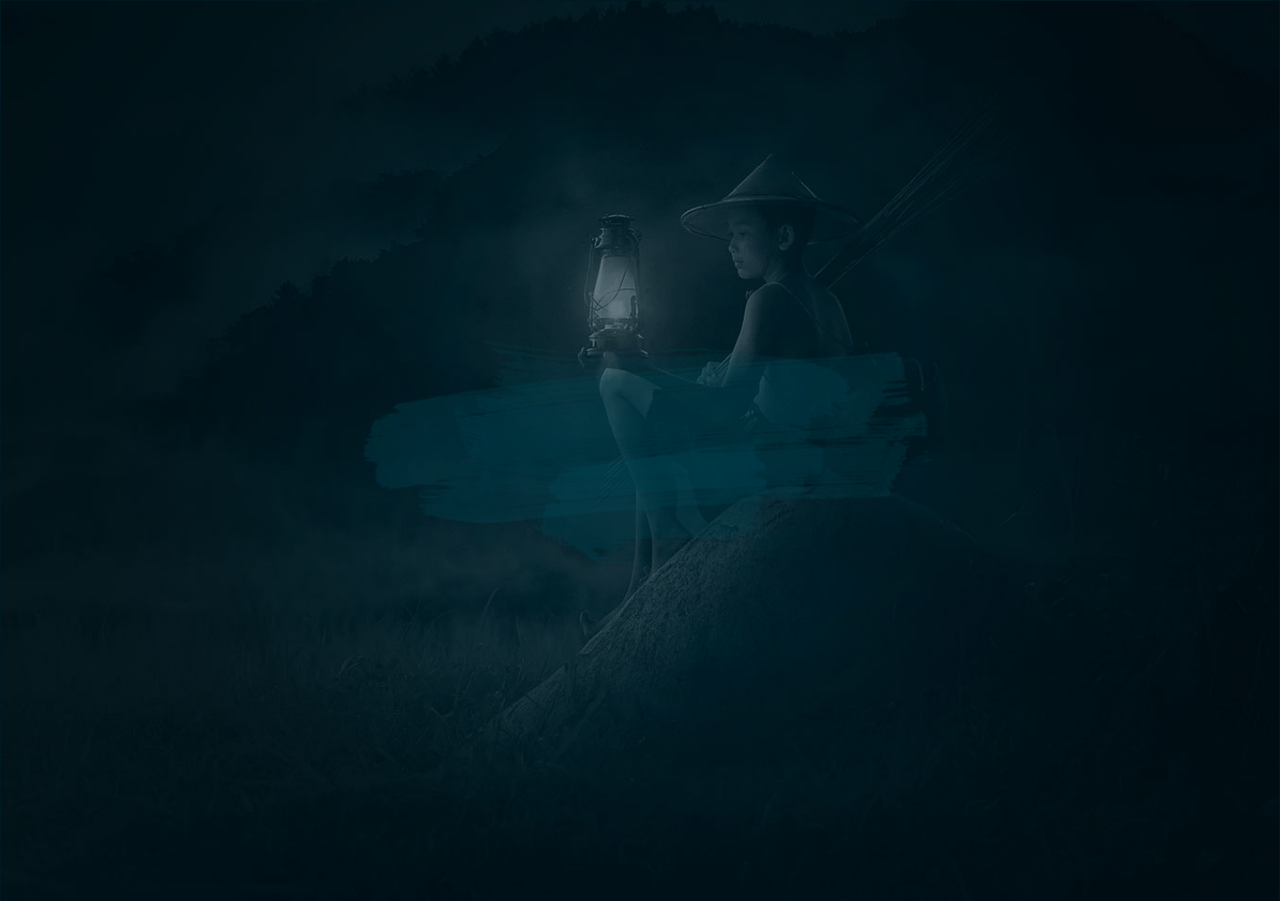
<file: index.html>
<!DOCTYPE html>
<html lang="en">
<head>
    <meta charset="UTF-8">
    <meta http-equiv="X-UA-Compatible" content="IE=edge">
    <meta name="viewport" content="width=device-width, initial-scale=1.0">
    <link rel="stylesheet" href="css/main.css">
    <title>Air Asia | Welcome Page</title>
</head>
<body>
    <div class="welcome">
        <div class="welcome__container">
            <div class="central">
                <img src="img/icons/logobig.png" alt="air asia" class="central__logo">
                <div class="central__text">Открой для себя Азию</div>
                <a href="main.html" class="btn btn__welcome btn--color--red">войти</a>
            </div>
        </div>
    </div>
</body>
</html>
</file>
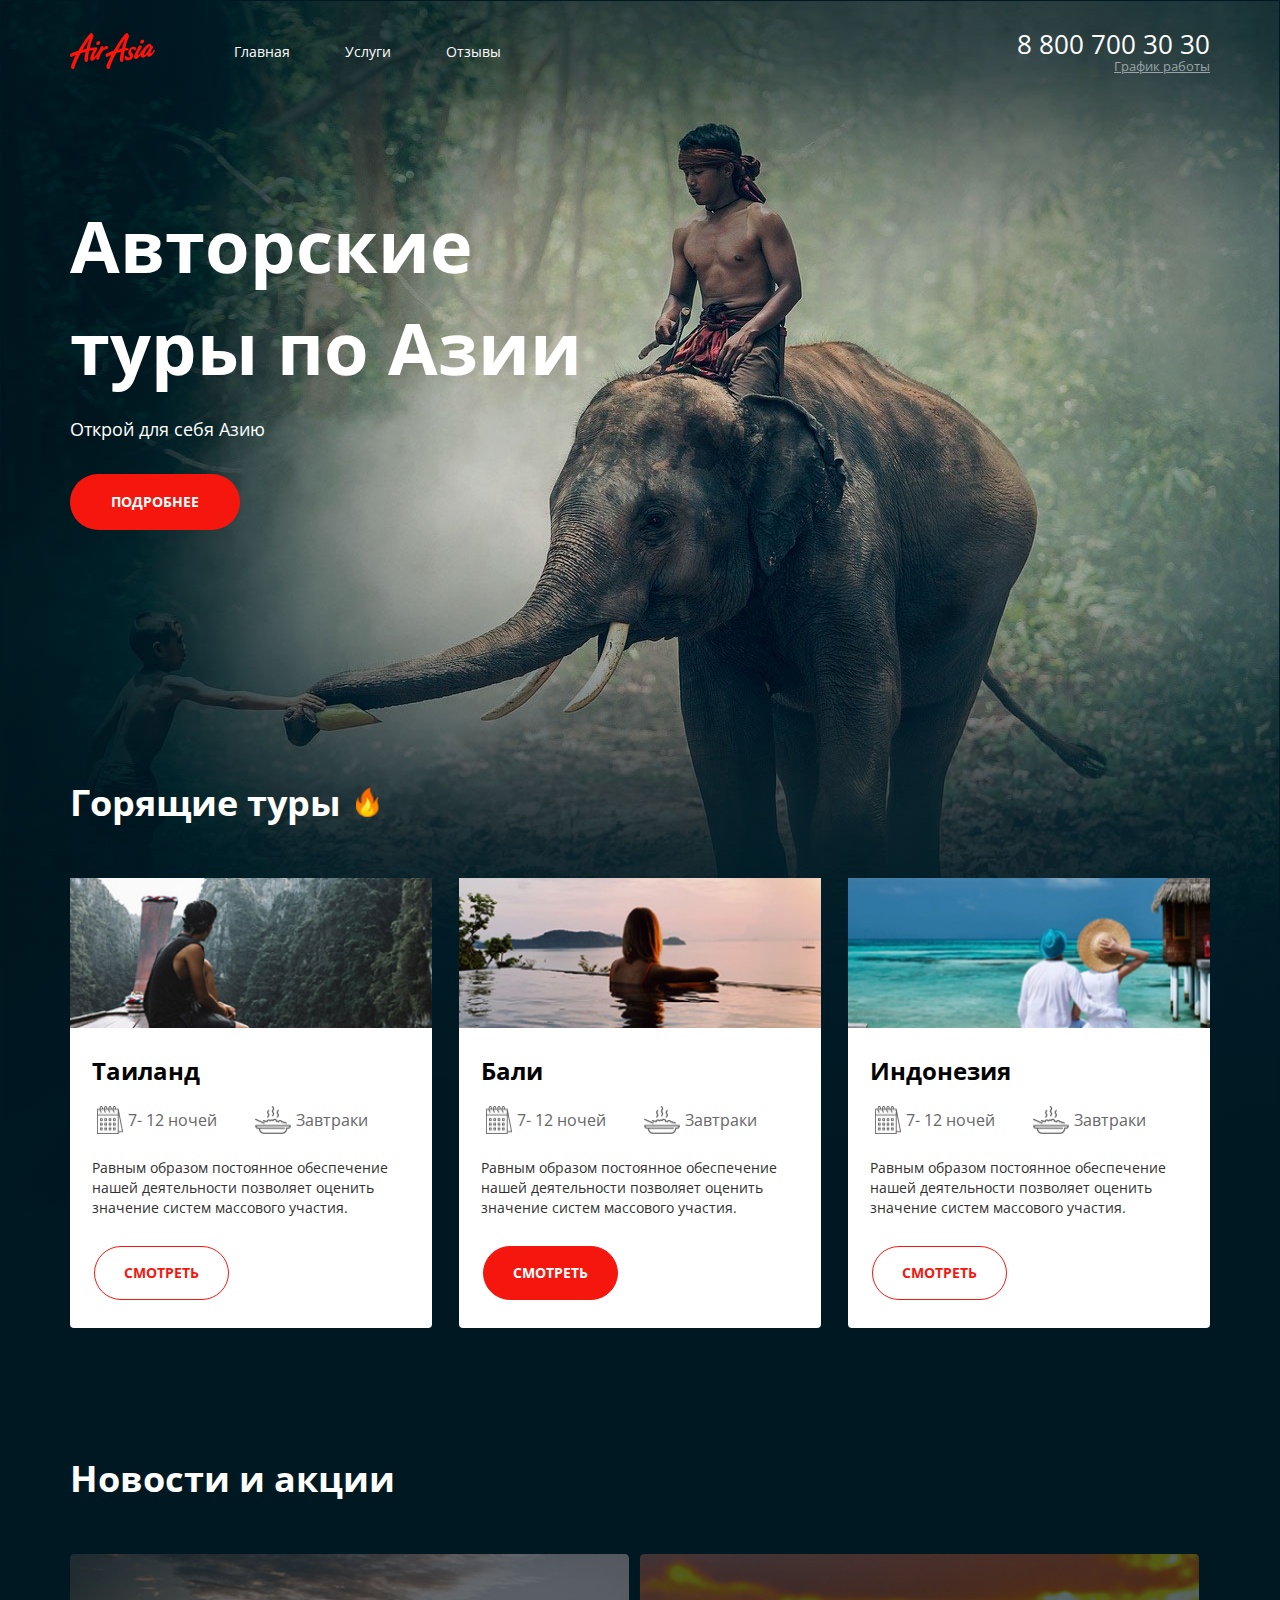
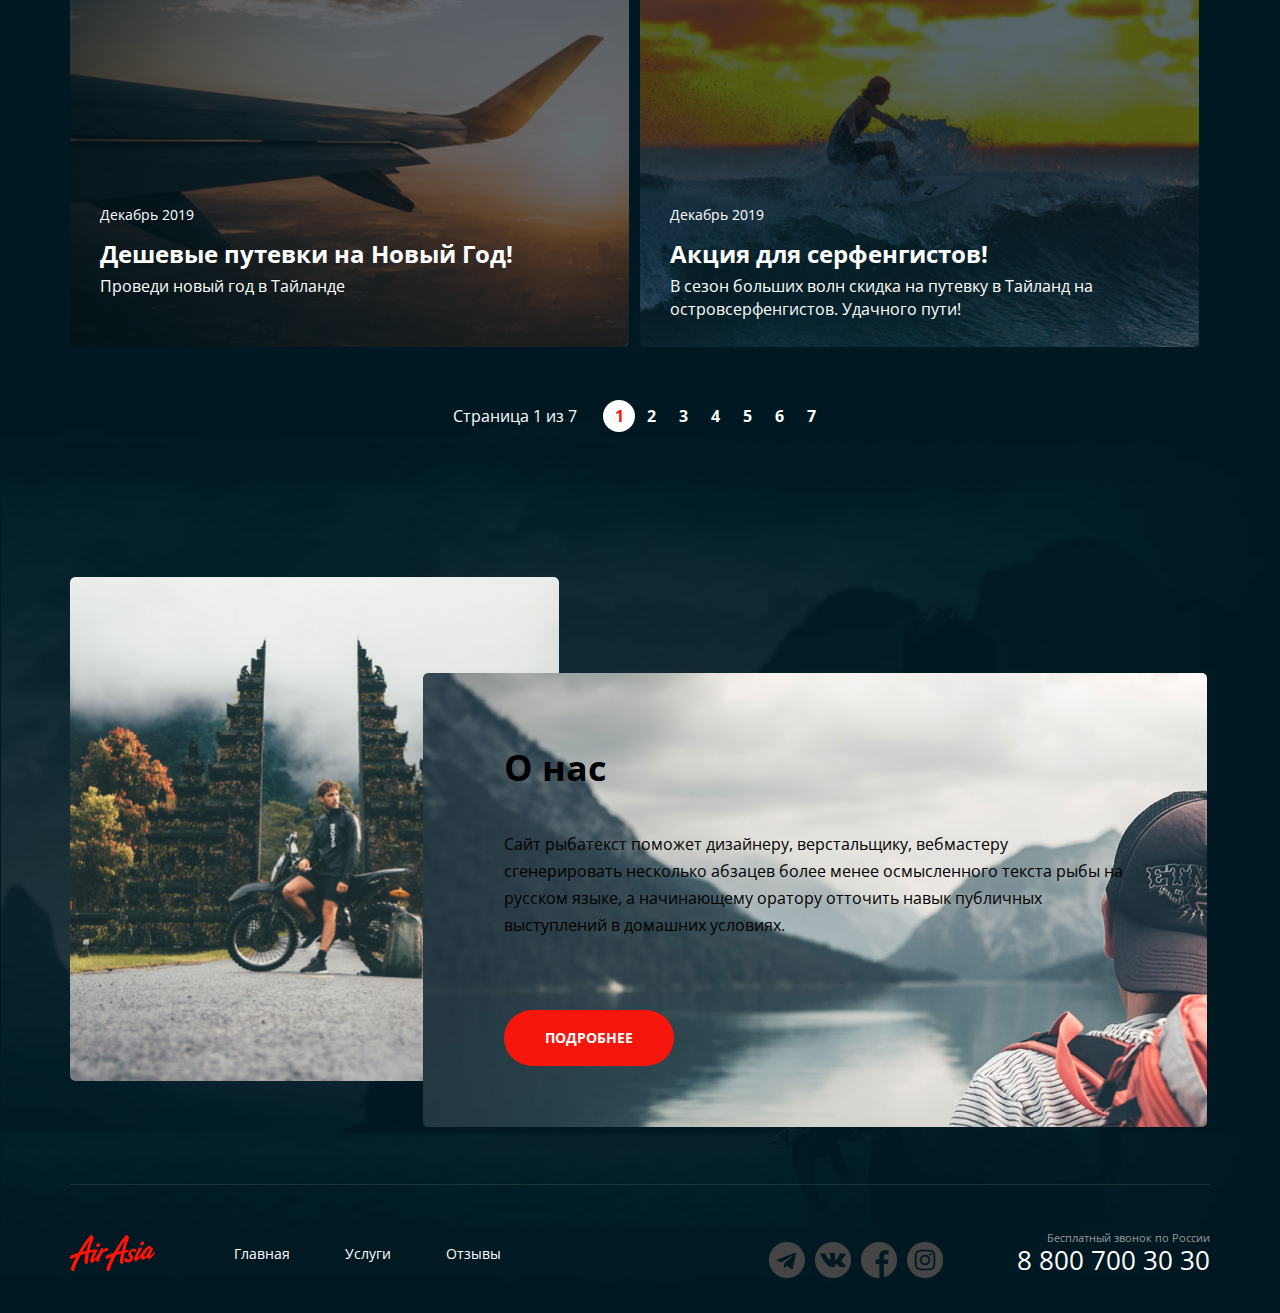
<file: main.html>
<!DOCTYPE html>
<html lang="en">
<head>
    <meta charset="UTF-8">
    <meta http-equiv="X-UA-Compatible" content="IE=edge">
    <meta name="viewport" content="width=device-width, initial-scale=1.0">
    <link rel="stylesheet" href="css/main.css">
    <title>Air Asia | Main Page</title>
</head>
<body>
    <div class="wrapper main-page-wrapper">
    <section class="wrapper">
        <div class="container">
            <header class="header">
                <div class="header__col header__col--align--left">
                   <a href="main.html" class="logo">
                       <img src="img/icons/Logo.png" alt="air asia logo" class="logo__image">
                   </a>
                   <nav class="menu">
                       <ul class="menu__list">
                           <li class="menu__item">
                               <a href="main.html" class="menu__link">Главная</a>
                           </li>
                           <li class="menu__item">
                               <a href="services.html" class="menu__link">Услуги</a>
                           </li>
                           <li class="menu__item">
                               <a href="reviews.html" class="menu__link">Отзывы</a>
                           </li>
                       </ul>
                   </nav>
                </div>   
                <div class="header__col header__col--align--right">   
                   <address class="contacts">
                       <div class="contacts__tel_wrap">
                          <a href="tel:+88007003030" class="contacts__phone">8 800 700 30 30</a>
                       </div>
                       <div class="contacts__schedule_wrap">
                           <a class="contacts__schedule">График работы</a>
                           <div class="contacts__menu dropdown">
                              <div class="dropdown__days">пн-вс: 09:00 - 20:00</div>
                              <div class="dropdown__time">Обед: 14:00-14:30</div>
                           </div>
                       </div>
                   </address>
                </div>
            </header>
            <div class="hero hero-main">
               <div class="container hero__container">
                   <div class="hero__text-section">
                       <h1 class="hero__title">Авторские туры по Азии</h1>
                       <h4 class="hero__subtitile">Открой для себя Азию</h4>
                       <a href="" class="btn">Подробнее</a>
                   </div>
               </div>
            </div>
            <section class="section__offers">
                <div class="container">
                    <div class="section__offers_title-container">
                       <h2 class="section__title">Горящие туры</h2>
                       <img src="img/icons/flame.png" class="section__title-icon"></img>
                     </div>
                    <ul class="offers">
                        <li class="offer__item offer">
                            <div class="offer__header">
                                <img src="img/content/river.png" class="offer__header-img"></img>
                            </div>
                            <div class="offer__content">
                                <h3 class="offer__title">Таиланд</h3>
                                <div class="offer__conditions">
                                   <div class="offer__conditions-cell">
                                     <img src="img/icons/calendar.png" alt="" class="offer__icon">
                                     <div class="offer__condition">7- 12 ночей</div>
                                   </div>
                                   <div class="offer__conditions-cell">
                                     <img src="img/icons/meal.png" alt="" class="offer__icon">
                                     <div class="offer__condition">Завтраки</div>
                                   </div>
                                </div>   
                                <div class="offer__text">Равным образом постоянное обеспечение нашей деятельности позволяет оценить значение систем массового участия.</div>
                                <div class="offer__btn-wrapper">
                                 <a href="" class="btn__offer">Смотреть</a>
                                </div> 
                            </div>
                        </li>    
                        <li class="offer__item offer">
                            <div class="offer__header">
                                <img src="img/content/pool.png" class="offer__header-img"></img>
                            </div>
                            <div class="offer__content">
                                <h3 class="offer__title">Бали</h3>
                                <div class="offer__conditions">
                                   <div class="offer__conditions-cell">
                                     <img src="img/icons/calendar.png" alt="" class="offer__icon">
                                     <div class="offer__condition">7- 12 ночей</div>
                                   </div>
                                   <div class="offer__conditions-cell">
                                     <img src="img/icons/meal.png" alt="" class="offer__icon">
                                     <div class="offer__condition">Завтраки</div>
                                   </div>
                                </div>   
                                <div class="offer__text">Равным образом постоянное обеспечение нашей деятельности позволяет оценить значение систем массового участия.</div>
                                <div class="offer__btn-wrapper">
                                    <a href="" class="btn__offer btn_active">Смотреть</a>
                                </div>  
                            </div>
                        </li>    
                        <li class="offer__item offer">
                            <div class="offer__header">
                                <img src="img/content/ocean.png" class="offer__header-img"></img>
                            </div>
                            <div class="offer__content">
                                <h3 class="offer__title">Индонезия</h3>
                                <div class="offer__conditions">
                                   <div class="offer__conditions-cell">
                                     <img src="img/icons/calendar.png" alt="" class="offer__icon">
                                     <div class="offer__condition">7- 12 ночей</div>
                                   </div>
                                   <div class="offer__conditions-cell">
                                     <img src="img/icons/meal.png" alt="" class="offer__icon">
                                     <div class="offer__condition">Завтраки</div>
                                   </div>
                                </div>   
                                <div class="offer__text">Равным образом постоянное обеспечение нашей деятельности позволяет оценить значение систем массового участия.</div>
                                <div class="offer__btn-wrapper">
                                    <a href="" class="btn__offer">Смотреть</a>
                                </div> 
                            </div>
                        </li>      
                    </ul>
                </div>
            </section>
            <section class="section__news">
                    <div class="container">
                        <div class="section__news_title-container">
                            <h2 class="section__title">Новости и акции</h2>
                        </div>
                        <ul class="news">
                            <li class="news__item single-news">
                                <img src="img/content/plain.png" alt="Дешевые путевки на Новый Год!" class="single-news__cover">
                                <div class="single-news__text-content">
                                    <time class="single-news__date">Декабрь 2019</time>
                                    <div class="single-news__title">Дешевые путевки на Новый Год!</div>
                                    <div class="singlenews__description">Проведи новый год в Тайланде</div>
                                </div>
                            </li>
                            <li class="news__item single-news">
                                <img src="img/content/Surfer.png" alt="Дешевые путевки на Новый Год!" class="single-news__cover">
                                <div class="single-news__text-content">
                                    <time class="single-news__date">Декабрь 2019</time>
                                    <div class="single-news__title">Акция для серфенгистов!</div>
                                    <div class="single-news__description">В сезон больших волн скидка на путевку в Тайланд на островсерфенгистов. Удачного пути!</div>
                                </div>
                            </li>
                        </ul>
                        <div class="pager">
                            <div class="pager__display">Страница 1 из 7</div>
                            <ul class="pager__list">
                                <li class="pager__item pager__item--active"><a href="" class="pager__link">1</a></li>
                                <li class="pager__item"><a href="" class="pager__link">2</a></li>
                                <li class="pager__item"><a href="" class="pager__link">3</a></li>
                                <li class="pager__item"><a href="" class="pager__link">4</a></li>
                                <li class="pager__item"><a href="" class="pager__link">5</a></li>
                                <li class="pager__item"><a href="" class="pager__link">6</a></li>
                                <li class="pager__item"><a href="" class="pager__link">7</a></li>
                            </ul>
                        </div>
                    </div>
            </section>
            <section class="section__about">
                <div class="container">
                    <div class="about">
                        <div class="about__desc">
                            <h2 class="about__title">О нас</h2>
                            <div class="about__desc-text">
                                <p>
                                    Сайт рыбатекст поможет дизайнеру, верстальщику, вебмастеру сгенерировать несколько абзацев более менее осмысленного текста рыбы на русском языке, а начинающему оратору отточить навык публичных выступлений в домашних условиях. 
                                </p>
                            </div>
                            <a href="" class="btn">Подробнее</a>
                        </div>
                    </div>
                </div>
            </section>
            <footer class="footer-container">
                <div class="container footer-container__content">
                    <div class="footer footer-main">
                        <div class="footer__col footer__col--alight--right">
                            <a href="main.html" class="logo">
                                <img src="img/icons/Logo.png" alt="air asia logo" class="logo__image">
                            </a>
                            <nav class="menu__footer">
                                <ul class="menu__list">
                                    <li class="menu__item">
                                        <a href="main.html" class="menu__link">Главная</a>
                                    </li>
                                    <li class="menu__item">
                                        <a href="services.html" class="menu__link">Услуги</a>
                                    </li>
                                    <li class="menu__item">
                                        <a href="reviews.html" class="menu__link">Отзывы</a>
                                    </li>
                                </ul>
                            </nav>
                        </div>
                        <div class="footer__col footer__col--alight--left">
                            <ul class="socials">
                                <li class="socials__item">
                                    <a href="" class="social__link social__link--icon-telegram"></a>
                                </li>
                                <li class="socials__item">
                                    <a href="" class="social__link social__link--icon-vk"></a>
                                </li>
                                <li class="socials__item">
                                    <a href="" class="social__link social__link--icon-fb"></a>
                                </li>
                                <li class="socials__item">
                                    <a href="" class="social__link social__link--icon-insta"></a>
                                </li>
                            </ul>
                            <address class="contacts__footer">
                                <div class="contacts__info">Бесплатный звонок по России</div>
                                <a href="tel:+88007003030" class="contacts__phone">8 800 700 30 30</a>  
                            </address>
                        </div>
                    </div>
                </div>
            </footer>
        </div>
    </section>
    </div>
</body>
</html>
</file>
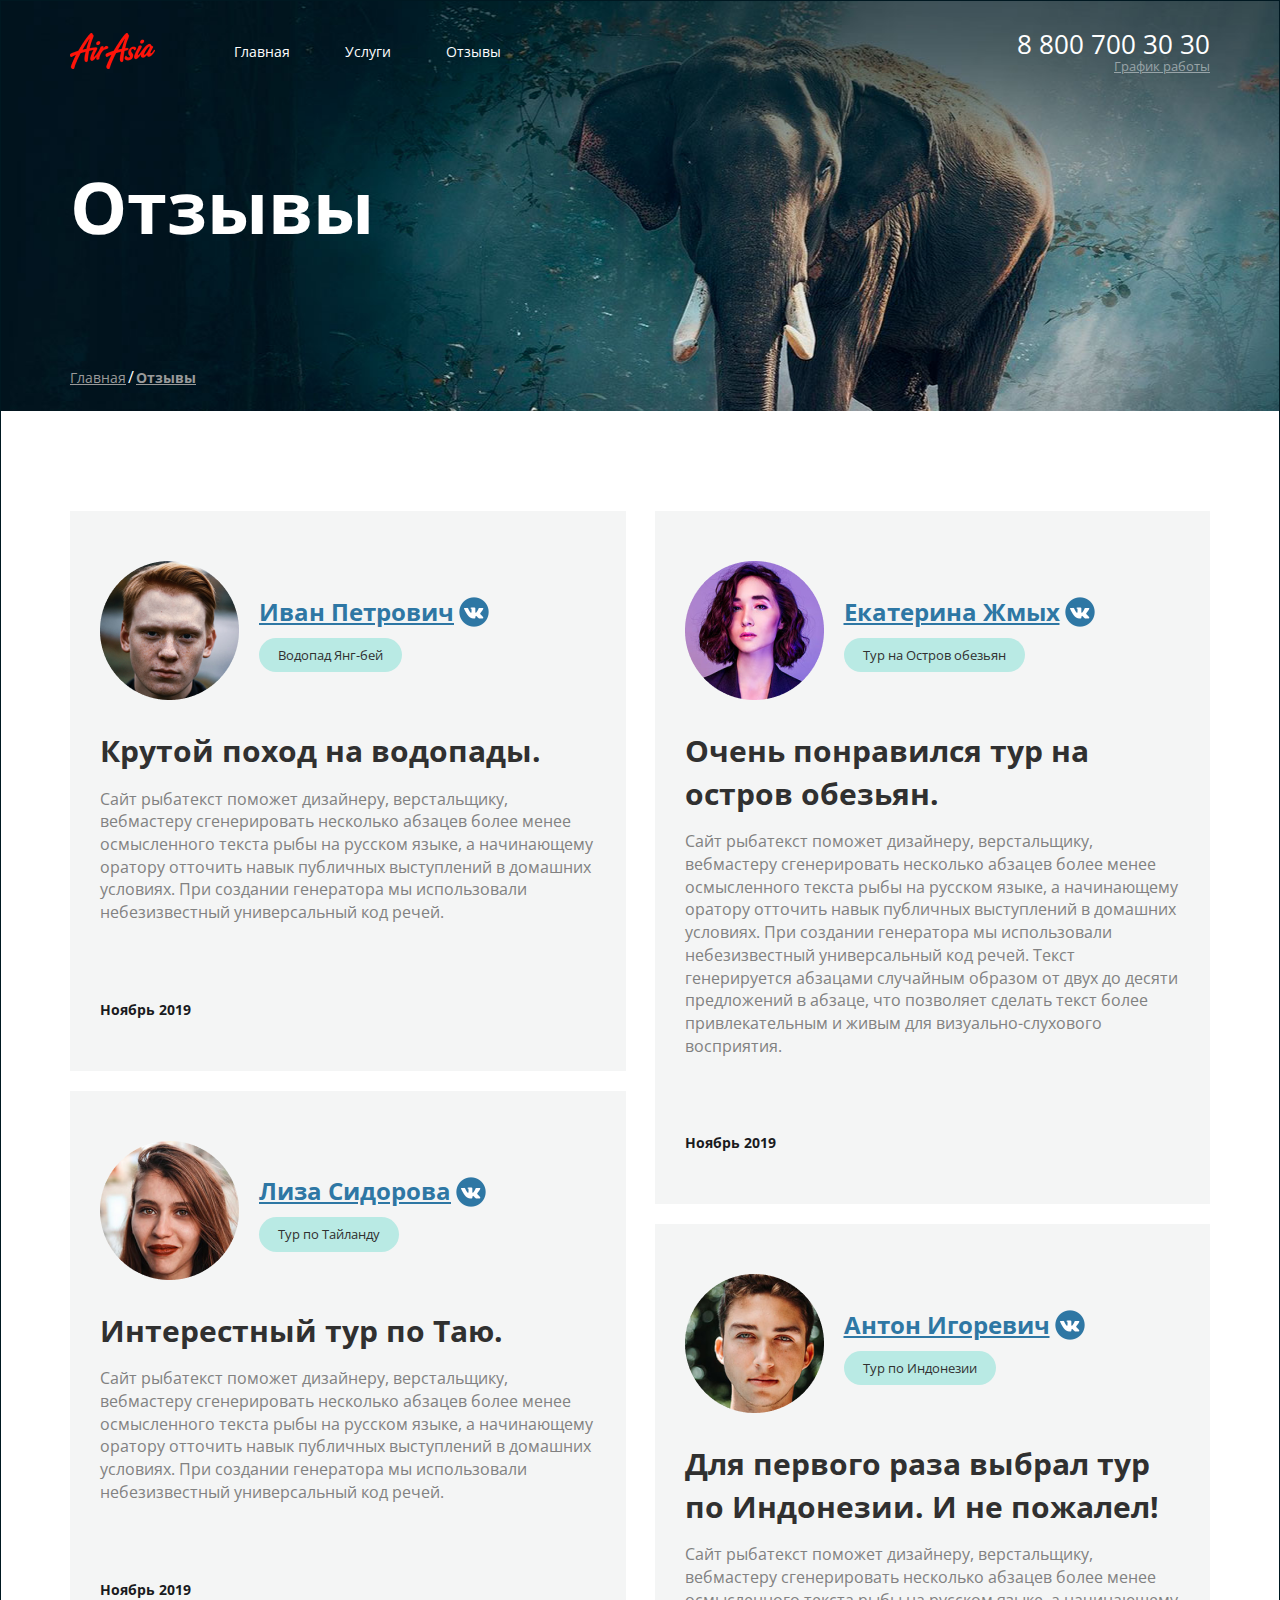
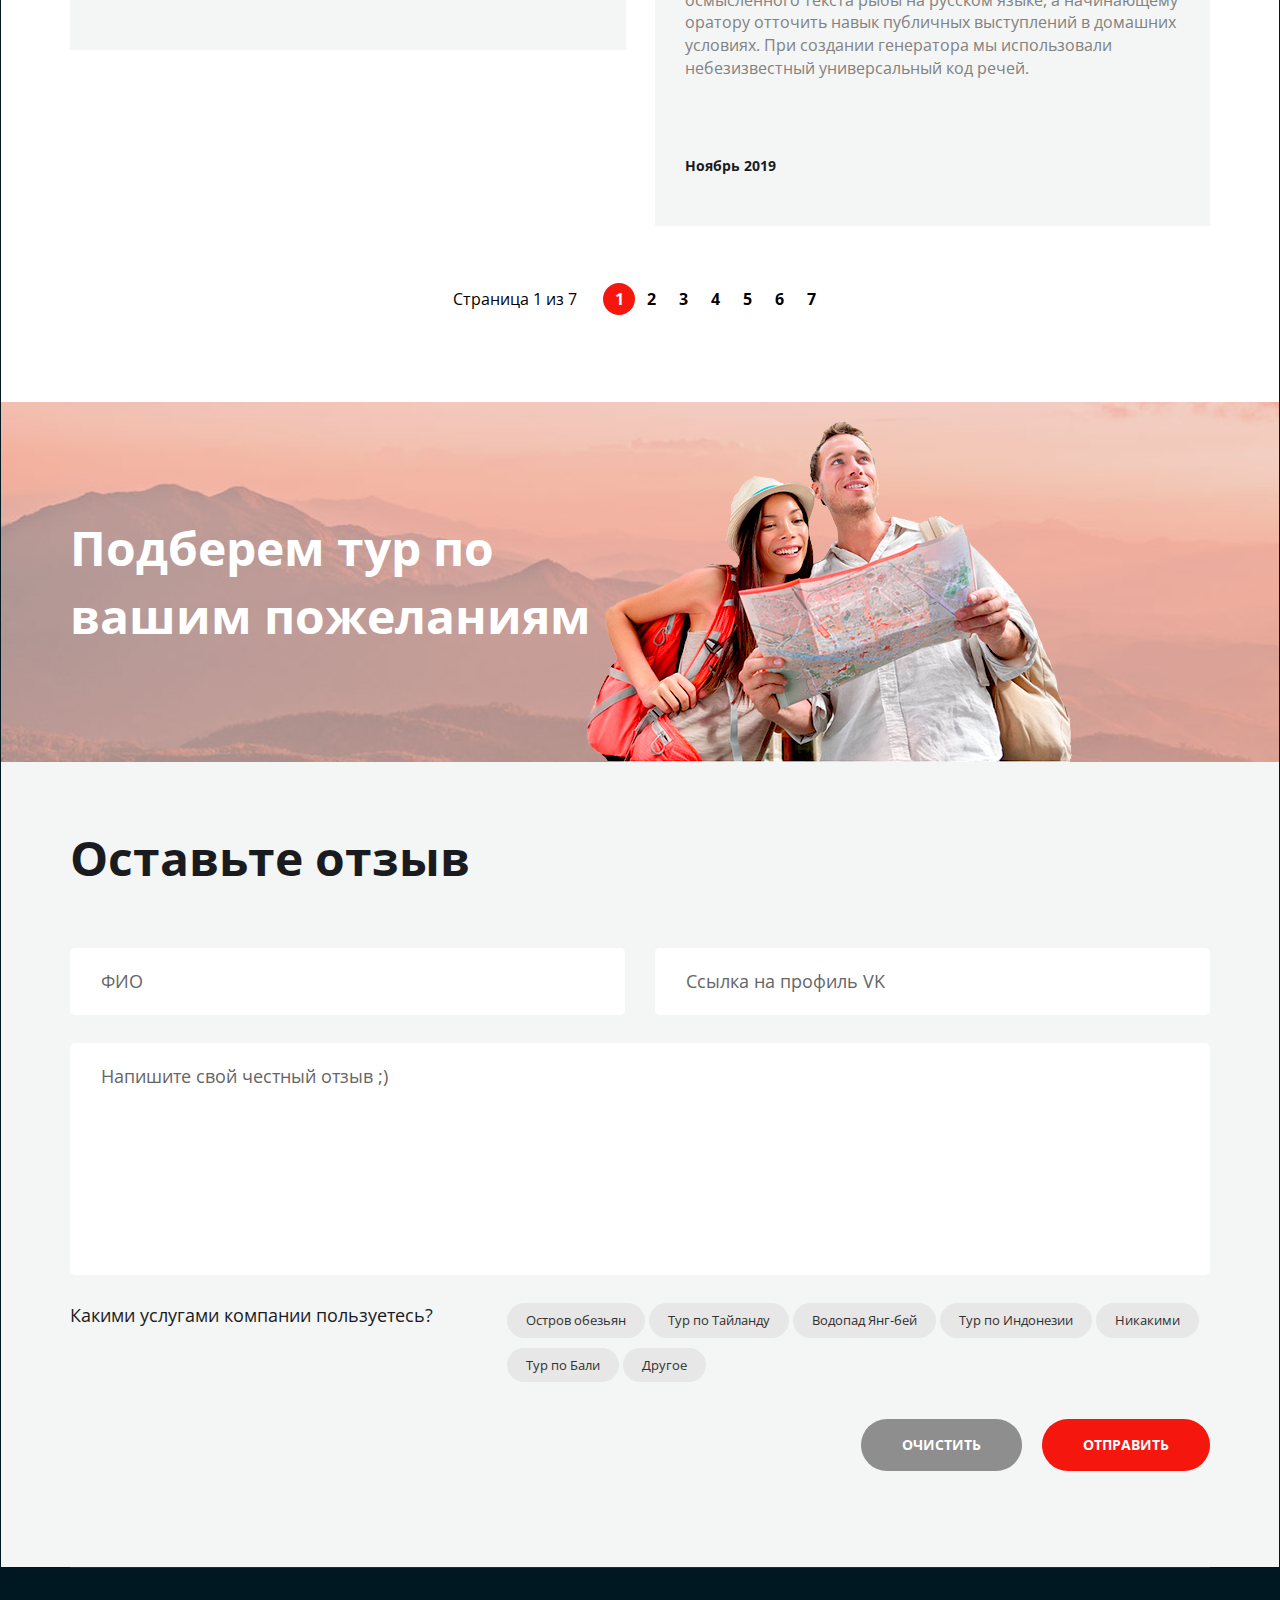
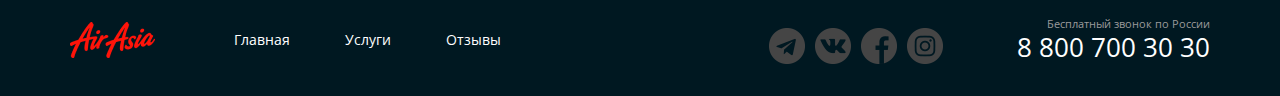
<file: reviews.html>
<!DOCTYPE html>
<html lang="en">
<head>
    <meta charset="UTF-8">
    <meta http-equiv="X-UA-Compatible" content="IE=edge">
    <meta name="viewport" content="width=device-width, initial-scale=1.0">
    <link rel="stylesheet" href="css/main.css">
    <title>Air Asia | Reviews Page</title>
</head>
<body>
    <div class="wrapper">
        <section class="top__line">
            <div class="container top-line__container">
                <header class="header">
                    <div class="header__col header__col--align--left">
                        <a href="main.html" class="logo">
                            <img src="img/icons/Logo.png" alt="air asia logo" class="logo__image">
                        </a>
                        <nav class="menu">
                            <ul class="menu__list">
                                <li class="menu__item">
                                    <a href="main.html" class="menu__link">Главная</a>
                                </li>
                                <li class="menu__item">
                                    <a href="services.html" class="menu__link">Услуги</a>
                                </li>
                                <li class="menu__item">
                                    <a href="reviews.html" class="menu__link">Отзывы</a>
                                </li>
                            </ul>
                        </nav> 
                    </div>   
                    <div class="header__col header__col--align--right">
                        <address class="contacts">
                            <div class="contacts__tel_wrap">
                                <a href="tel:+88007003030" class="contacts__phone">8 800 700 30 30</a>
                             </div>
                             <div class="contacts__schedule_wrap">
                                 <a class="contacts__schedule">График работы</a>
                                 <div class="contacts__menu dropdown">
                                    <div class="dropdown__days">пн-вс: 09:00 - 20:00</div>
                                    <div class="dropdown__time">Обед: 14:00-14:30</div>
                                 </div>
                             </div>
                        </address>
                    </div>
                </header>
                <h1 class="page-title-reviews">Отзывы</h1>
                <nav class="breadcrumbs">
                    <ul class="breadcrumbs__list">
                        <li class="breadcrumbs__item">
                            <a href="" class="breadcrumbs__link">Главная</a>
                        </li>
                        <li class="breadcrumbs__item">
                            <a href="" class="breadcrumbs__link breadcrumbs__link--active">Отзывы</a>
                        </li>
                    </ul>
                </nav> 
            </div>   
        </section>
        <main class="page-content-reviews">
            <div class="container">
                <ul class="reviews">
                    <li class="reviews__item review">
                        <div class="review__header">
                            <div class="review__photo">
                                <div class="avatar">
                                  <img src="img/avatars/1.png" alt="user">
                                </div>
                            </div>
                            <div class="review__userdata">
                                <a href="" class="review__user">Иван Петрович</a>
                                <ul class="review__tags">
                                    <li class="review__tag-item tag tag--bg--green">Водопад Янг-бей</li>
                                </ul>
                            </div>
                        </div>
                        <div class="review__content">
                            <h3 class="review__title">Крутой поход на водопады.</h3>
                            <div class="review__content-text">
                                <p>
                                    Сайт рыбатекст поможет дизайнеру, верстальщику, вебмастеру сгенерировать несколько абзацев более менее осмысленного текста рыбы на русском языке, а начинающему оратору отточить навык публичных выступлений в домашних условиях. При создании генератора мы использовали небезизвестный универсальный код речей. 
                                </p>
                            </div>
                            <time class="review__date">Ноябрь 2019</time>
                        </div>
                    </li>                   
                    <li class="reviews__item review">
                        <div class="review__header">
                            <div class="review__photo">
                                <div class="avatar">
                                  <img src="img/avatars/3.png" alt="user">
                                </div>
                            </div>
                            <div class="review__userdata">
                                <a href="" class="review__user">Лиза Сидорова</a>
                                <ul class="review__tags">
                                    <li class="review__tag-item tag tag--bg--green">Тур по Тайланду</li>
                                </ul>
                            </div>
                        </div>
                        <div class="review__content">
                            <h3 class="review__title">Интерестный тур по Таю.</h3>
                            <div class="review__content-text">
                                <p>
                                    Сайт рыбатекст поможет дизайнеру, верстальщику, вебмастеру сгенерировать несколько абзацев более менее осмысленного текста рыбы на русском языке, а начинающему оратору отточить навык публичных выступлений в домашних условиях. При создании генератора мы использовали небезизвестный универсальный код речей. 
                                </p>
                            </div>
                            <time class="review__date">Ноябрь 2019</time>
                        </div>
                    </li>
                    <li class="reviews__item review">
                        <div class="review__header">
                            <div class="review__photo">
                                <div class="avatar">
                                  <img src="img/avatars/2.png" alt="user">
                                </div>
                            </div>
                            <div class="review__userdata">
                                <a href="" class="review__user">Екатерина Жмых</a>
                                <ul class="review__tags">
                                    <li class="review__tag-item tag tag--bg--green">Тур на Остров обезьян</li>
                                </ul>
                            </div>
                        </div>
                        <div class="review__content">
                            <h3 class="review__title">Очень понравился тур на остров обезьян.</h3>
                            <div class="review__content-text">
                                <p>
                                    Сайт рыбатекст поможет дизайнеру, верстальщику, вебмастеру сгенерировать несколько абзацев более менее осмысленного текста рыбы на русском языке, а начинающему оратору отточить навык публичных выступлений в домашних условиях. При создании генератора мы использовали небезизвестный универсальный код речей. Текст генерируется абзацами случайным образом от двух до десяти предложений в абзаце, что позволяет сделать текст более привлекательным и живым для визуально-слухового восприятия.
                                </p>
                            </div>
                            <time class="review__date">Ноябрь 2019</time>
                        </div>
                    </li>
                    <li class="reviews__item review">
                        <div class="review__header">
                            <div class="review__photo">
                                <div class="avatar">
                                  <img src="img/avatars/4.png" alt="user">
                                </div>
                            </div>
                            <div class="review__userdata">
                                <a href="" class="review__user">Антон Игоревич</a>
                                <ul class="review__tags">
                                    <li class="review__tag-item tag tag--bg--green">Тур по Индонезии</li>
                                </ul>
                            </div>
                        </div>
                        <div class="review__content">
                            <h3 class="review__title">Для первого раза выбрал тур по Индонезии. И не пожалел!</h3>
                            <div class="review__content-text">
                                <p>
                                    Сайт рыбатекст поможет дизайнеру, верстальщику, вебмастеру сгенерировать несколько абзацев более менее осмысленного текста рыбы на русском языке, а начинающему оратору отточить навык публичных выступлений в домашних условиях. При создании генератора мы использовали небезизвестный универсальный код речей. 
                                </p>
                            </div>
                            <time class="review__date">Ноябрь 2019</time>
                        </div>
                    </li>
                </ul>
                <div class="pager">
                    <div class="pager__display">Страница 1 из 7</div>
                    <ul class="pager__list">
                        <li class="pager__item-light pager__item--active-light"><a href="" class="pager__link-light">1</a></li>
                        <li class="pager__item-light"><a href="" class="pager__link-light">2</a></li>
                        <li class="pager__item-light"><a href="" class="pager__link-light">3</a></li>
                        <li class="pager__item-light"><a href="" class="pager__link-light">4</a></li>
                        <li class="pager__item-light"><a href="" class="pager__link-light">5</a></li>
                        <li class="pager__item-light"><a href="" class="pager__link-light">6</a></li>
                        <li class="pager__item-light"><a href="" class="pager__link-light">7</a></li>
                    </ul>
                </div>
            </div>
        </main>
        <section class="separator">
            <div class="container">
                <div class="separator__content">
                    <h2 class="separator__title">
                        Подберем тур по вашим пожеланиям
                    </h2>
                </div>
            </div>
        </section>
        <section class="inner-section-form">
            <div class="container">
                <h2 class="inner-section-form__title">Оставьте отзыв</h2>
                <form action="" class="form">
                    <div class="form__row-inp">
                        <input type="text" placeholder="ФИО" class="form__input">
                        <input type="text" placeholder="Ссылка на профиль VK" class="form__input">
                    </div>
                    <div class="form__row-textarea">
                        <textarea class="form__input form__input__textarea" placeholder="Напишите свой честный отзыв ;)" name="" id="" cols="30" rows="10"></textarea>
                    </div>
                    <div class="form__controls">
                        <div class="form__controls-title">Какими услугами компании пользуетесь?</div>
                        <ul class="controls">
                            <li class="controls__item">
                               <label class="controls__elm">
                                   <input type="checkbox" class="controls__checkbox">
                                   <div class="tag controls__tag">Остров обезьян</div> 
                               </label>
                            </li>
                            <li class="controls__item">
                                <label class="controls__elm">
                                    <input type="checkbox" class="controls__checkbox">
                                    <div class="tag controls__tag">Тур по Тайланду</div> 
                                </label>
                            </li>
                            <li class="controls__item">
                                <label class="controls__elm">
                                    <input type="checkbox" class="controls__checkbox">
                                    <div class="tag controls__tag">Водопад Янг-бей</div> 
                                </label>
                            </li>
                            <li class="controls__item">
                                <label class="controls__elm">
                                    <input type="checkbox" class="controls__checkbox">
                                    <div class="tag controls__tag">Тур по Индонезии</div> 
                                </label>
                            </li>
                            <li class="controls__item">
                                <label class="controls__elm">
                                    <input type="checkbox" class="controls__checkbox">
                                    <div class="tag controls__tag">Никакими</div> 
                                </label>
                            </li>
                            <li class="controls__item">
                                <label class="controls__elm">
                                    <input type="checkbox" class="controls__checkbox">
                                    <div class="tag controls__tag">Тур по Бали</div> 
                                </label>
                            </li>
                            <li class="controls__item">
                                <label class="controls__elm">
                                    <input type="checkbox" class="controls__checkbox">
                                    <div class="tag controls__tag">Другое</div> 
                                </label>
                            </li>        
                        </ul>
                    </div>
                    <div class="form__btns">
                        <button type="reset" class="btn form__btn btn--color--grey">Очистить</button>
                        <button type="submit" class="btn form__btn btn--color--red">Отправить</button>
                    </div>
                </form>
            </div>
        </section>
        <footer class="footer-container">
            <div class="container footer-container__content">
                <div class="footer footer-inner">
                    <div class="footer__col footer__col--alight--right">
                        <a href="main.html" class="logo">
                            <img src="img/icons/Logo.png" alt="air asia logo" class="logo__image">
                        </a>
                        <nav class="menu__footer">
                            <ul class="menu__list">
                                <li class="menu__item">
                                    <a href="main.html" class="menu__link">Главная</a>
                                </li>
                                <li class="menu__item">
                                    <a href="services.html" class="menu__link">Услуги</a>
                                </li>
                                <li class="menu__item">
                                    <a href="reviews.html" class="menu__link">Отзывы</a>
                                </li>
                            </ul>
                        </nav>
                    </div>
                    <div class="footer__col footer__col--alight--left">
                        <ul class="socials">
                            <li class="socials__item">
                                <a href="" class="social__link social__link--icon-telegram"></a>
                            </li>
                            <li class="socials__item">
                                <a href="" class="social__link social__link--icon-vk"></a>
                            </li>
                            <li class="socials__item">
                                <a href="" class="social__link social__link--icon-fb"></a>
                            </li>
                            <li class="socials__item">
                                <a href="" class="social__link social__link--icon-insta"></a>
                            </li>
                        </ul>
                        <address class="contacts__footer">
                            <div class="contacts__info">Бесплатный звонок по России</div>
                            <a href="tel:+88007003030" class="contacts__phone">8 800 700 30 30</a>  
                        </address>
                    </div>
                </div>
            </div>
        </footer>
    </div>
</body>
</html>
</file>
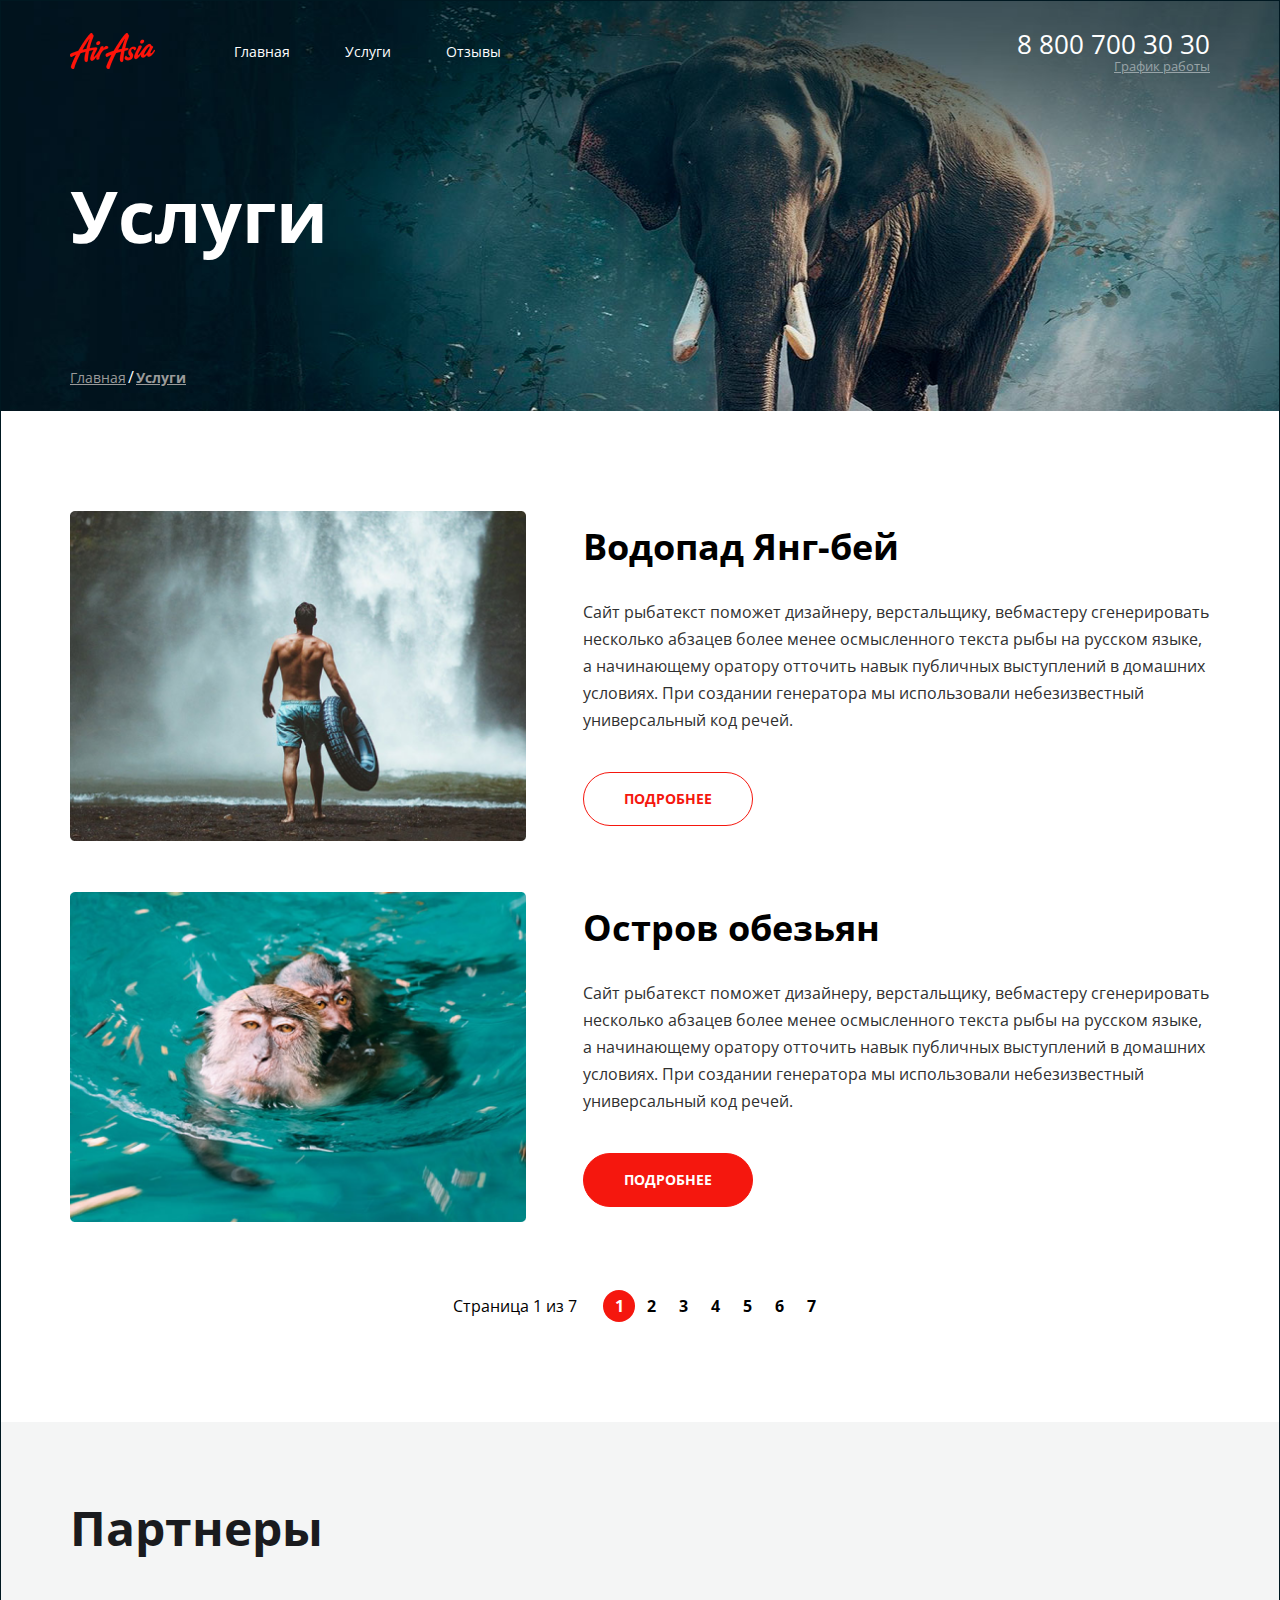
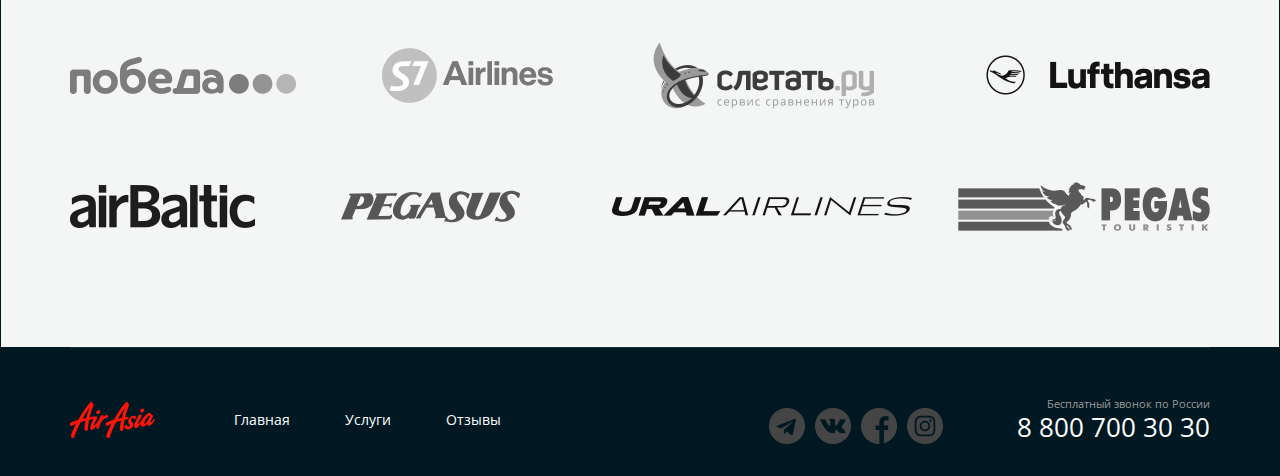
<file: services.html>
<!DOCTYPE html>
<html lang="en">
<head>
    <meta charset="UTF-8">
    <meta http-equiv="X-UA-Compatible" content="IE=edge">
    <meta name="viewport" content="width=device-width, initial-scale=1.0">
    <link rel="stylesheet" href="css/main.css">
    <title>Air Asia | Services Page</title>
</head>
<body>
    <div class="wrapper">
        <section class="top__line">
            <div class="container top-line__container">
                <header class="header">
                    <div class="header__col header__col--align--left">
                        <a href="main.html" class="logo">
                            <img src="img/icons/Logo.png" alt="air asia logo" class="logo__image">
                        </a>
                        <nav class="menu">
                            <ul class="menu__list">
                                <li class="menu__item">
                                    <a href="main.html" class="menu__link">Главная</a>
                                </li>
                                <li class="menu__item">
                                    <a href="services.html" class="menu__link">Услуги</a>
                                </li>
                                <li class="menu__item">
                                    <a href="reviews.html" class="menu__link">Отзывы</a>
                                </li>
                            </ul>
                        </nav> 
                    </div>   
                    <div class="header__col header__col--align--right">
                        <address class="contacts">
                            <div class="contacts__tel_wrap">
                                <a href="tel:+88007003030" class="contacts__phone">8 800 700 30 30</a>
                             </div>
                             <div class="contacts__schedule_wrap">
                                 <a class="contacts__schedule">График работы</a>
                                 <div class="contacts__menu dropdown">
                                    <div class="dropdown__days">пн-вс: 09:00 - 20:00</div>
                                    <div class="dropdown__time">Обед: 14:00-14:30</div>
                                 </div>
                             </div>
                        </address>
                    </div>
                </header>
                <h1 class="page-title-services">Услуги</h1>
                <nav class="breadcrumbs">
                    <ul class="breadcrumbs__list">
                        <li class="breadcrumbs__item">
                            <a href="" class="breadcrumbs__link">Главная</a>
                        </li>
                        <li class="breadcrumbs__item">
                            <a href="" class="breadcrumbs__link breadcrumbs__link--active">Услуги</a>
                        </li>
                    </ul>
                </nav> 
            </div>   
        </section>
        <main class="page-content">
            <div class="container">
                <ul class="services">
                    <li class="service__item service">
                        <div class="service__img">
                            <img src="img/content/waterfall.png" alt="" class="service__img-elm" alt="water-fall">
                        </div>
                        <div class="service__content">
                            <h2 class="service__title">Водопад Янг-бей</h2>
                            <div class="service__desc">
                            <p>
                                Сайт рыбатекст поможет дизайнеру, верстальщику, вебмастеру сгенерировать несколько абзацев более менее осмысленного текста рыбы на русском языке, а начинающему оратору отточить навык публичных выступлений в домашних условиях. При создании генератора мы использовали небезизвестный универсальный код речей. 
                            </p>
                            </div>
                            <a href="" class="btn__serv">Подробнее</a>
                        </div>
                    </li>
                    <li class="service__item service">
                        <div class="service__img">
                            <img src="img/content/monkeys.png" alt="" class="service__img-elm" alt="monkeys">
                        </div>
                        <div class="service__content">
                            <h2 class="service__title">Остров обезьян</h2>
                            <div class="service__desc">
                            <p>
                                Сайт рыбатекст поможет дизайнеру, верстальщику, вебмастеру сгенерировать несколько абзацев более менее осмысленного текста рыбы на русском языке, а начинающему оратору отточить навык публичных выступлений в домашних условиях. При создании генератора мы использовали небезизвестный универсальный код речей. 
                            </p>
                            </div>    
                            <a href="" class="btn__serv btn_active">Подробнее</a>
                        </div>
                    </li>
                </ul>
                <div class="pager">
                    <div class="pager__display">Страница 1 из 7</div>
                    <ul class="pager__list">
                        <li class="pager__item-light pager__item--active-light"><a href="" class="pager__link-light">1</a></li>
                        <li class="pager__item-light"><a href="" class="pager__link-light">2</a></li>
                        <li class="pager__item-light"><a href="" class="pager__link-light">3</a></li>
                        <li class="pager__item-light"><a href="" class="pager__link-light">4</a></li>
                        <li class="pager__item-light"><a href="" class="pager__link-light">5</a></li>
                        <li class="pager__item-light"><a href="" class="pager__link-light">6</a></li>
                        <li class="pager__item-light"><a href="" class="pager__link-light">7</a></li>
                    </ul>
                </div>
            </div>
        </main>
        <section class="inner-section inner-section--bg--grey">
            <div class="container">
                <h2 class="inner-section__title">Партнеры</h2>
                <ul class="partners">
                    <li class="partners__item">
                        <a href="" class="partners__link">
                            <img src="img/icons/pobeda.png" alt="pobeda">
                        </a>
                    </li>
                    <li class="partners__item">
                        <a href="" class="partners__link">
                            <img src="img/icons/s7.png" alt="s7">
                        </a>
                    </li>
                    <li class="partners__item">
                        <a href="" class="partners__link">
                            <img src="img/icons/lets-fly.png" alt="lets-fly">
                        </a>
                    </li>
                    <li class="partners__item">
                        <a href="" class="partners__link">
                            <img src="img/icons/lufthansa.png" alt="lufthansa">
                        </a>
                    </li>
                    <li class="partners__item">
                        <a href="" class="partners__link">
                            <img src="img/icons/airbaltic.png" alt="airbaltic">
                        </a>
                    </li>
                    <li class="partners__item">
                        <a href="" class="partners__link">
                            <img src="img/icons/pegasus.png" alt="pegasus">
                        </a>
                    </li>
                    <li class="partners__item">
                        <a href="" class="partners__link">
                            <img src="img/icons/ural.png" alt="ural">
                        </a>
                    </li>
                    <li class="partners__item">
                        <a href="" class="partners__link">
                            <img src="img/icons/pegas.png" alt="pegas">
                        </a>
                    </li>
                </ul>
            </div>
        </section>
        <footer class="footer-container">
            <div class="container footer-container__content">
                <div class="footer footer-inner">
                    <div class="footer__col footer__col--alight--right">
                        <a href="main.html" class="logo">
                            <img src="img/icons/Logo.png" alt="air asia logo" class="logo__image">
                        </a>
                        <nav class="menu__footer">
                            <ul class="menu__list">
                                <li class="menu__item">
                                    <a href="main.html" class="menu__link">Главная</a>
                                </li>
                                <li class="menu__item">
                                    <a href="services.html" class="menu__link">Услуги</a>
                                </li>
                                <li class="menu__item">
                                    <a href="reviews.html" class="menu__link">Отзывы</a>
                                </li>
                            </ul>
                        </nav>
                    </div>
                    <div class="footer__col footer__col--alight--left">
                        <ul class="socials">
                            <li class="socials__item">
                                <a href="" class="social__link social__link--icon-telegram"></a>
                            </li>
                            <li class="socials__item">
                                <a href="" class="social__link social__link--icon-vk"></a>
                            </li>
                            <li class="socials__item">
                                <a href="" class="social__link social__link--icon-fb"></a>
                            </li>
                            <li class="socials__item">
                                <a href="" class="social__link social__link--icon-insta"></a>
                            </li>
                        </ul>
                        <address class="contacts__footer">
                            <div class="contacts__info">Бесплатный звонок по России</div>
                            <a href="tel:+88007003030" class="contacts__phone">8 800 700 30 30</a>  
                        </address>
                    </div>
                </div>
            </div>
        </footer>
    </div>
</body>
</html>
</file>
<file: css/main.css>
@import url('./Layout/normalise.css');
@import url('./Layout/base.css');
@import url('./Layout/fonts.css');

@import url('./Blocks/about.css');
@import url('./Blocks/background.css');
@import url('./Blocks/footer.css');
@import url('./Blocks/header.css');
@import url('./Blocks/hero.css');
@import url('./Blocks/news.css');
@import url('./Blocks/offers.css');
@import url('./Blocks/partners.css');
@import url('./Blocks/services.css');
@import url('./Blocks/topline.css');
@import url('./Blocks/reviews.css');
@import url('./Blocks/separator.css');
@import url('./Blocks/form.css');
@import url('./Blocks/welcome.css');
</file>
